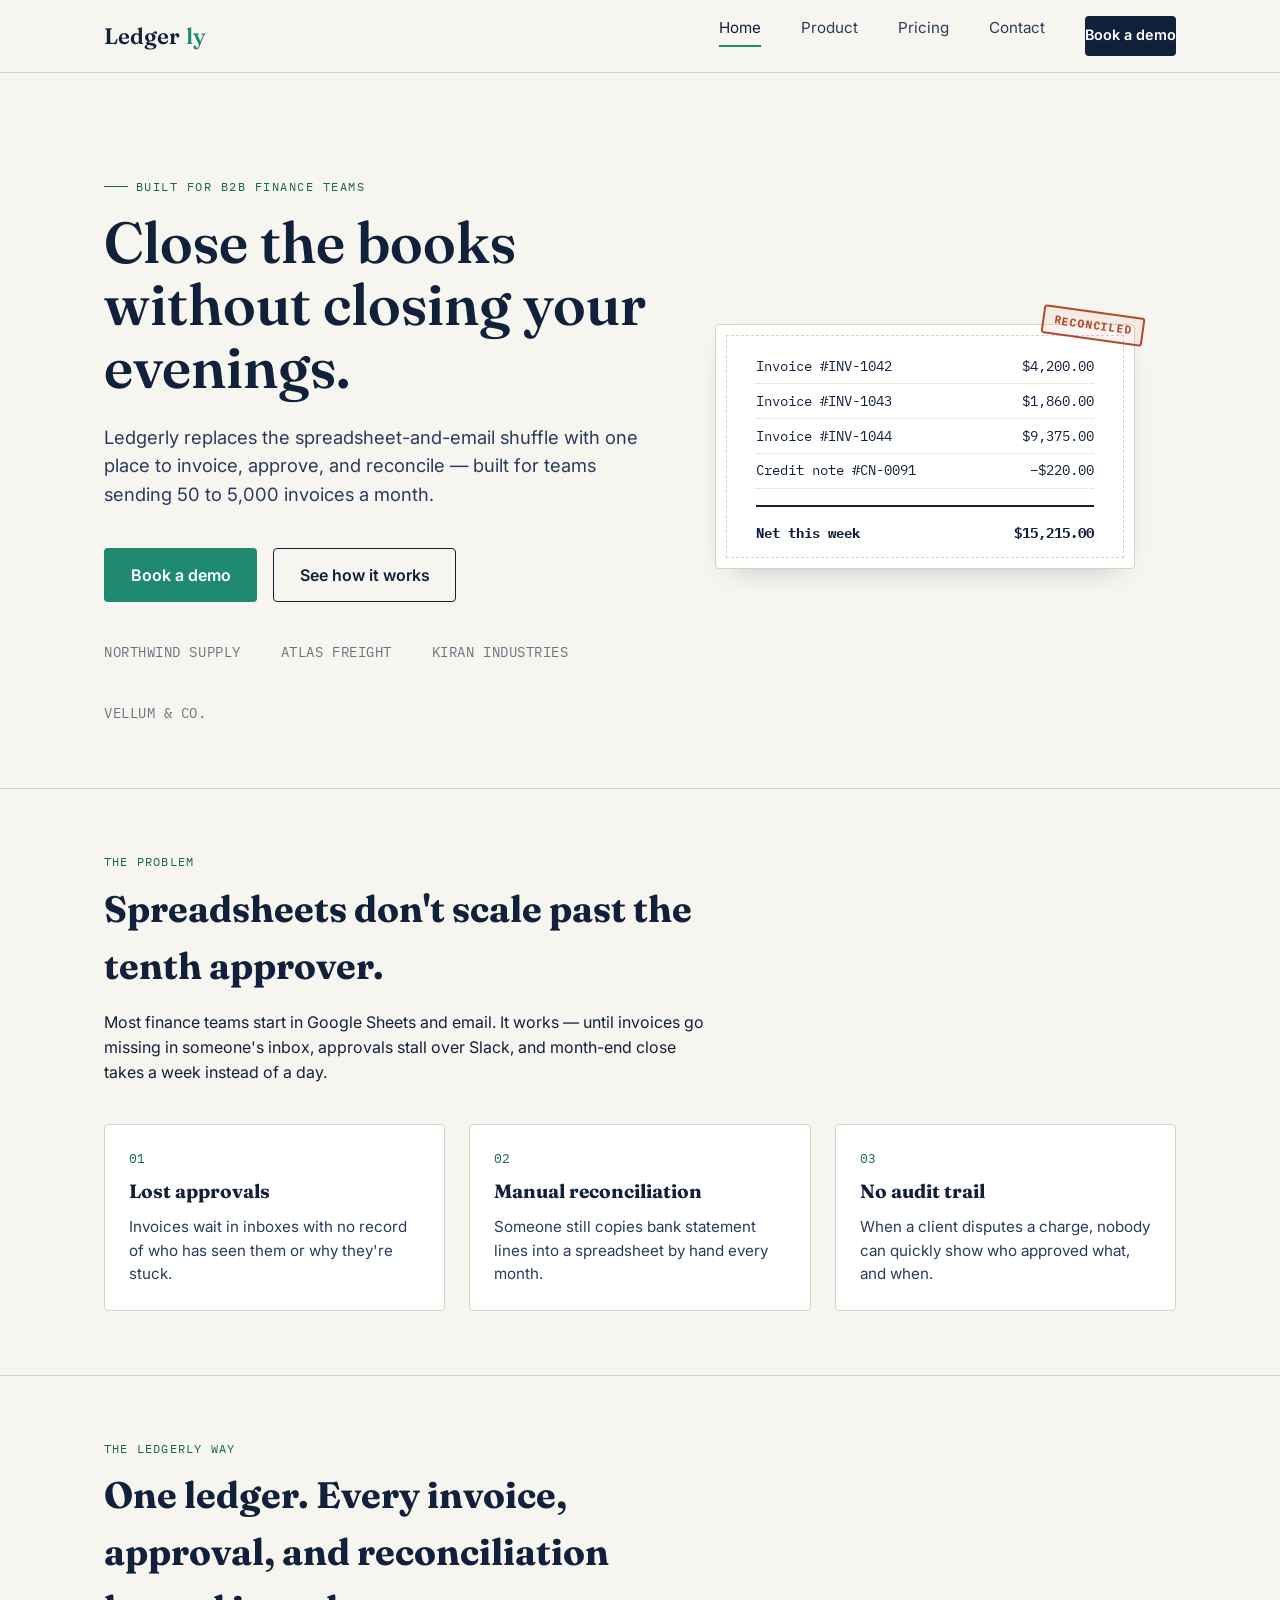
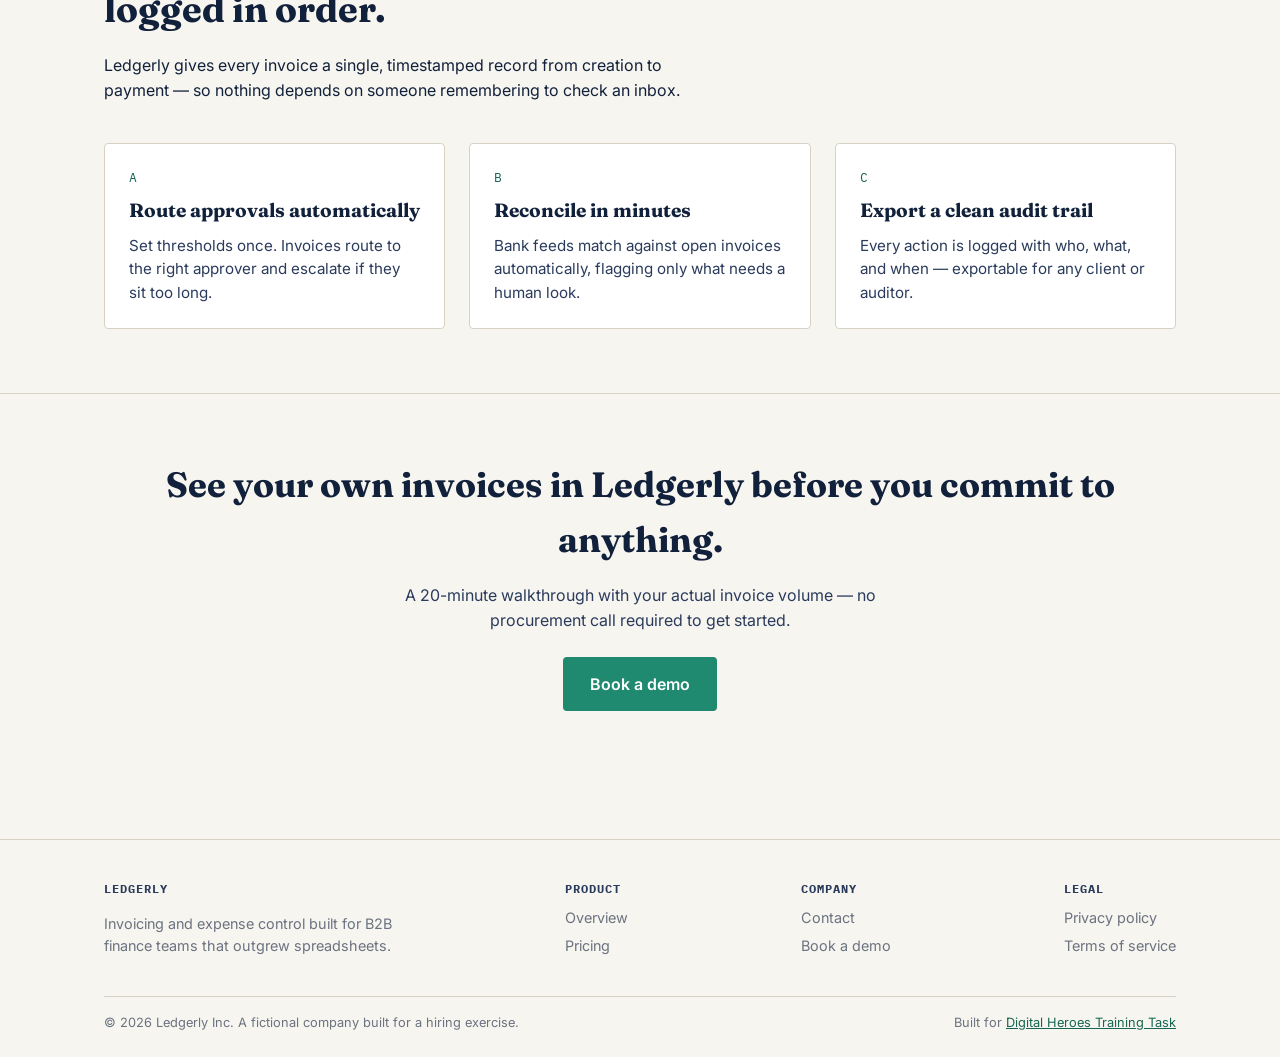
<file: index.html>
<!DOCTYPE html>
<html lang="en">
<head>
<meta charset="UTF-8">
<meta name="viewport" content="width=device-width, initial-scale=1.0">
<title>Ledgerly — Invoicing and expense control for B2B finance teams</title>
<meta name="description" content="Ledgerly closes the gap between spreadsheets and enterprise finance software. Invoicing, approvals, and expense control for growing B2B companies.">
<link rel="canonical" href="https://example.com/index.html">
<meta property="og:type" content="website">
<meta property="og:title" content="Ledgerly — Invoicing and expense control for B2B finance teams">
<meta property="og:description" content="Ledgerly closes the gap between spreadsheets and enterprise finance software. Invoicing, approvals, and expense control for growing B2B companies.">
<meta property="og:url" content="https://example.com/index.html">
<meta property="og:image" content="https://example.com/assets/og-cover.png">
<meta name="twitter:card" content="summary_large_image">
<link rel="preconnect" href="https://fonts.googleapis.com">
<link rel="preconnect" href="https://fonts.gstatic.com" crossorigin>
<link href="https://fonts.googleapis.com/css2?family=Fraunces:wght@500;600&family=Inter:wght@400;500;600&family=IBM+Plex+Mono:wght@400;600&display=swap" rel="stylesheet">
<link rel="stylesheet" href="css/style.css">
<script type="application/ld+json">
{
  "@context": "https://schema.org",
  "@type": "Organization",
  "name": "Ledgerly",
  "url": "https://example.com/",
  "logo": "https://example.com/assets/logo.png",
  "description": "Invoicing and expense control software for B2B finance teams.",
  "sameAs": []
}
</script>
</head>
<body data-page="home">
<a class="skip-link" href="#main">Skip to main content</a>

<header class="site-header">
  <div class="container">
    <a href="index.html" class="brand">Ledger<span class="brand-mark">ly</span></a>
    <button class="nav-toggle" aria-expanded="false" aria-label="Toggle menu" onclick="document.querySelector('.nav-list').classList.toggle('open'); this.setAttribute('aria-expanded', document.querySelector('.nav-list').classList.contains('open'))">&#9776;</button>
    <ul class="nav-list">
      <li><a href="index.html" aria-current="page">Home</a></li>
      <li><a href="product.html">Product</a></li>
      <li><a href="pricing.html">Pricing</a></li>
      <li><a href="contact.html">Contact</a></li>
      <li><a href="contact.html" class="nav-cta">Book a demo</a></li>
    </ul>
  </div>
</header>

<main id="main">

  <section class="hero">
    <div class="container">
      <div style="display:grid;grid-template-columns:1.1fr 0.9fr;gap:3rem;align-items:center;">
        <div>
          <span class="hero-eyebrow">Built for B2B finance teams</span>
          <h1>Close the books without closing your evenings.</h1>
          <p class="lede">Ledgerly replaces the spreadsheet-and-email shuffle with one place to invoice, approve, and reconcile — built for teams sending 50 to 5,000 invoices a month.</p>
          <div class="hero-actions">
            <a href="contact.html" class="btn btn-primary">Book a demo</a>
            <a href="product.html" class="btn btn-secondary">See how it works</a>
          </div>
          <div class="logo-strip" aria-label="Trusted by finance teams at">
            <span>NORTHWIND SUPPLY</span>
            <span>ATLAS FREIGHT</span>
            <span>KIRAN INDUSTRIES</span>
            <span>VELLUM &amp; CO.</span>
          </div>
        </div>
        <div>
          <div class="ledger-stub" aria-hidden="true">
            <span class="ledger-stamp">Reconciled</span>
            <div class="ledger-row"><span>Invoice #INV-1042</span><span class="amount">$4,200.00</span></div>
            <div class="ledger-row"><span>Invoice #INV-1043</span><span class="amount">$1,860.00</span></div>
            <div class="ledger-row"><span>Invoice #INV-1044</span><span class="amount">$9,375.00</span></div>
            <div class="ledger-row"><span>Credit note #CN-0091</span><span class="amount">&minus;$220.00</span></div>
            <div class="ledger-total"><span>Net this week</span><span>$15,215.00</span></div>
          </div>
        </div>
      </div>
    </div>
  </section>

  <section class="section" aria-labelledby="problem-heading">
    <div class="container">
      <div class="section-head">
        <span class="section-eyebrow">The problem</span>
        <h2 id="problem-heading">Spreadsheets don't scale past the tenth approver.</h2>
        <p>Most finance teams start in Google Sheets and email. It works — until invoices go missing in someone's inbox, approvals stall over Slack, and month-end close takes a week instead of a day.</p>
      </div>
      <div class="grid-3">
        <div class="card">
          <span class="num">01</span>
          <h3>Lost approvals</h3>
          <p>Invoices wait in inboxes with no record of who has seen them or why they're stuck.</p>
        </div>
        <div class="card">
          <span class="num">02</span>
          <h3>Manual reconciliation</h3>
          <p>Someone still copies bank statement lines into a spreadsheet by hand every month.</p>
        </div>
        <div class="card">
          <span class="num">03</span>
          <h3>No audit trail</h3>
          <p>When a client disputes a charge, nobody can quickly show who approved what, and when.</p>
        </div>
      </div>
    </div>
  </section>

  <section class="section" aria-labelledby="solution-heading">
    <div class="container">
      <div class="section-head">
        <span class="section-eyebrow">The Ledgerly way</span>
        <h2 id="solution-heading">One ledger. Every invoice, approval, and reconciliation logged in order.</h2>
        <p>Ledgerly gives every invoice a single, timestamped record from creation to payment — so nothing depends on someone remembering to check an inbox.</p>
      </div>
      <div class="grid-3">
        <div class="card">
          <span class="num">A</span>
          <h3>Route approvals automatically</h3>
          <p>Set thresholds once. Invoices route to the right approver and escalate if they sit too long.</p>
        </div>
        <div class="card">
          <span class="num">B</span>
          <h3>Reconcile in minutes</h3>
          <p>Bank feeds match against open invoices automatically, flagging only what needs a human look.</p>
        </div>
        <div class="card">
          <span class="num">C</span>
          <h3>Export a clean audit trail</h3>
          <p>Every action is logged with who, what, and when — exportable for any client or auditor.</p>
        </div>
      </div>
    </div>
  </section>

  <section class="section" aria-labelledby="cta-heading">
    <div class="container" style="text-align:center;">
      <h2 id="cta-heading" style="font-family:var(--font-display);font-size:clamp(1.6rem,3vw,2.2rem);">See your own invoices in Ledgerly before you commit to anything.</h2>
      <p style="margin:0 auto var(--space-3);max-width:50ch;color:var(--color-ink-soft);">A 20-minute walkthrough with your actual invoice volume — no procurement call required to get started.</p>
      <a href="contact.html" class="btn btn-primary">Book a demo</a>
    </div>
  </section>

</main>

<footer class="site-footer">
  <div class="container">
    <div class="footer-grid">
      <div class="footer-col">
        <h4>Ledgerly</h4>
        <p style="max-width:32ch;">Invoicing and expense control built for B2B finance teams that outgrew spreadsheets.</p>
      </div>
      <div class="footer-col">
        <h4>Product</h4>
        <ul>
          <li><a href="product.html">Overview</a></li>
          <li><a href="pricing.html">Pricing</a></li>
        </ul>
      </div>
      <div class="footer-col">
        <h4>Company</h4>
        <ul>
          <li><a href="contact.html">Contact</a></li>
          <li><a href="contact.html">Book a demo</a></li>
        </ul>
      </div>
      <div class="footer-col">
        <h4>Legal</h4>
        <ul>
          <li><a href="#">Privacy policy</a></li>
          <li><a href="#">Terms of service</a></li>
        </ul>
      </div>
    </div>
    <div class="footer-bottom">
      <span>&copy; 2026 Ledgerly Inc. A fictional company built for a hiring exercise.</span>
      <span class="footer-credit">Built for <a href="https://digitalheroesco.com" target="_blank" rel="noopener">Digital Heroes Training Task</a></span>
    </div>
  </div>
</footer>

</body>
</html>
</file>
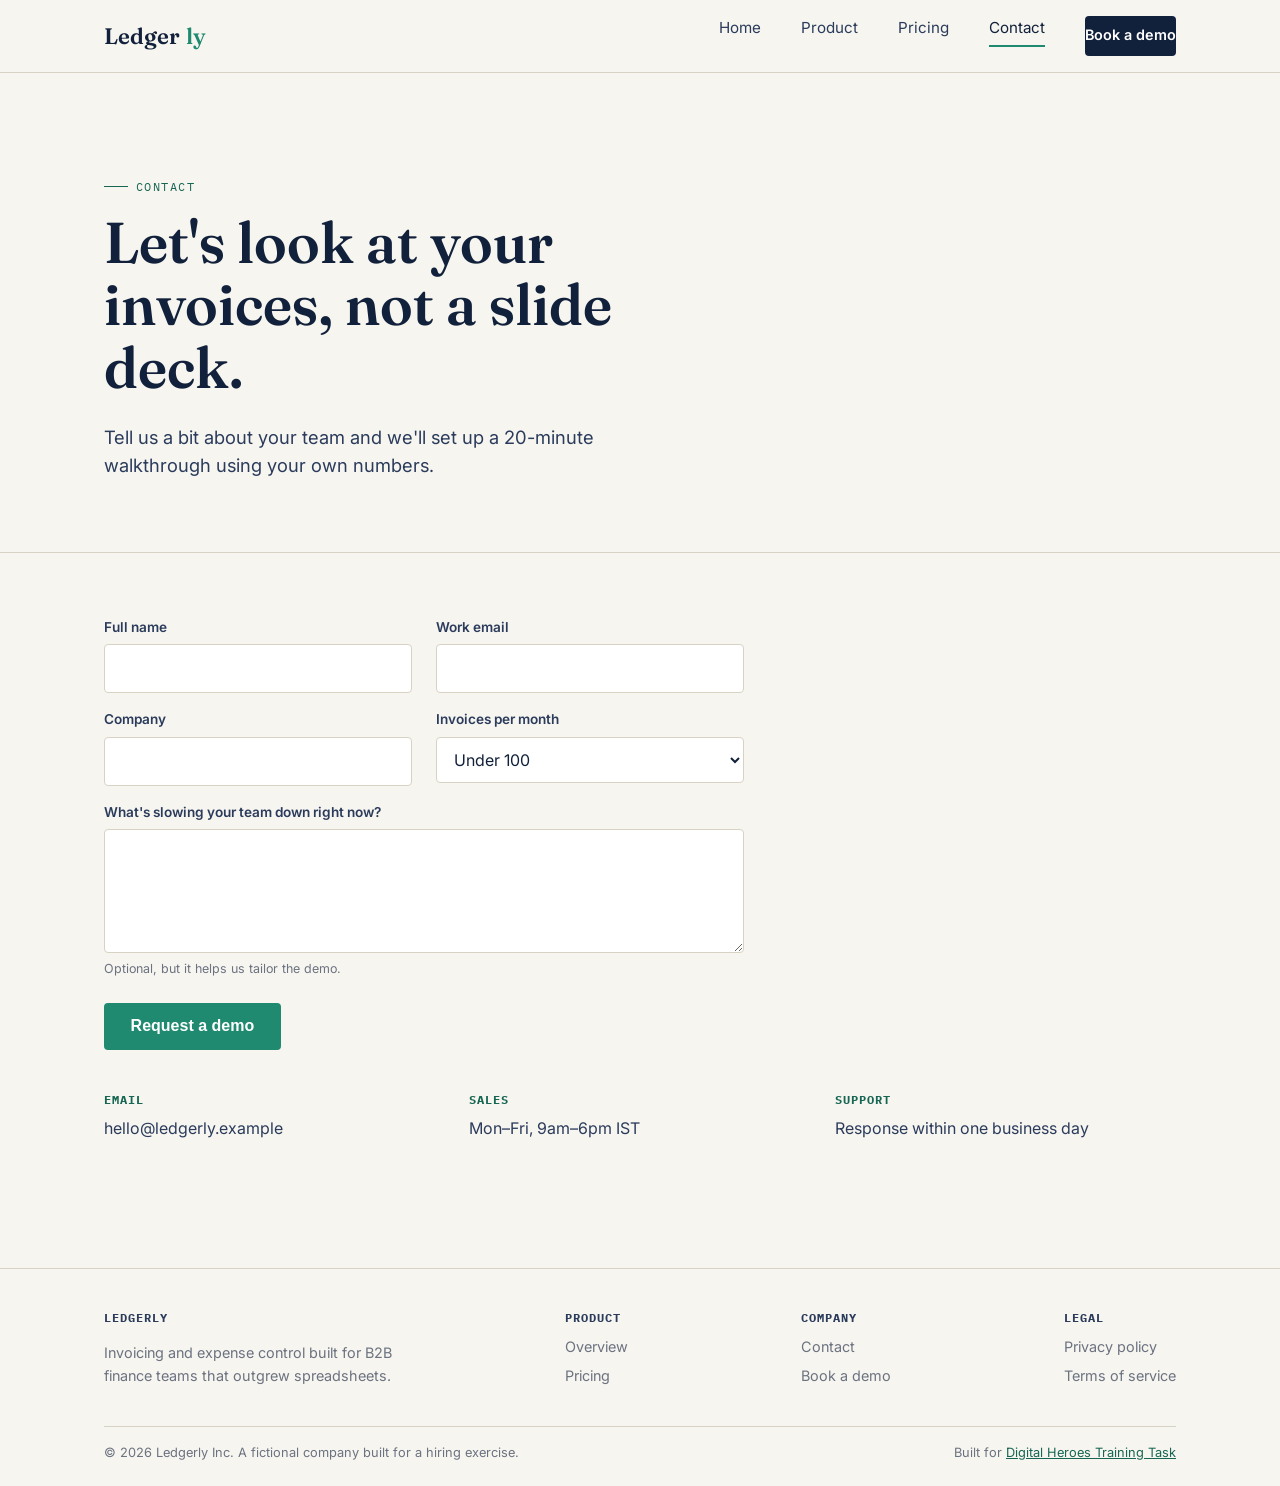
<file: contact.html>
<!DOCTYPE html>
<html lang="en">
<head>
<meta charset="UTF-8">
<meta name="viewport" content="width=device-width, initial-scale=1.0">
<title>Contact — Book a Ledgerly demo</title>
<meta name="description" content="Book a 20-minute Ledgerly demo with your own invoice volume, or reach the team directly.">
<link rel="canonical" href="https://example.com/contact.html">
<meta property="og:type" content="website">
<meta property="og:title" content="Contact — Book a Ledgerly demo">
<meta property="og:description" content="Book a 20-minute Ledgerly demo with your own invoice volume, or reach the team directly.">
<meta property="og:url" content="https://example.com/contact.html">
<meta property="og:image" content="https://example.com/assets/og-cover.png">
<meta name="twitter:card" content="summary_large_image">
<link rel="preconnect" href="https://fonts.googleapis.com">
<link rel="preconnect" href="https://fonts.gstatic.com" crossorigin>
<link href="https://fonts.googleapis.com/css2?family=Fraunces:wght@500;600&family=Inter:wght@400;500;600&family=IBM+Plex+Mono:wght@400;600&display=swap" rel="stylesheet">
<link rel="stylesheet" href="css/style.css">
<script type="application/ld+json">
{
  "@context": "https://schema.org",
  "@type": "Organization",
  "name": "Ledgerly",
  "url": "https://example.com/",
  "contactPoint": {
    "@type": "ContactPoint",
    "email": "hello@ledgerly.example",
    "contactType": "sales"
  }
}
</script>
</head>
<body data-page="contact">
<a class="skip-link" href="#main">Skip to main content</a>

<header class="site-header">
  <div class="container">
    <a href="index.html" class="brand">Ledger<span class="brand-mark">ly</span></a>
    <button class="nav-toggle" aria-expanded="false" aria-label="Toggle menu" onclick="document.querySelector('.nav-list').classList.toggle('open'); this.setAttribute('aria-expanded', document.querySelector('.nav-list').classList.contains('open'))">&#9776;</button>
    <ul class="nav-list">
      <li><a href="index.html">Home</a></li>
      <li><a href="product.html">Product</a></li>
      <li><a href="pricing.html">Pricing</a></li>
      <li><a href="contact.html" aria-current="page">Contact</a></li>
      <li><a href="contact.html" class="nav-cta">Book a demo</a></li>
    </ul>
  </div>
</header>

<main id="main">

  <section class="hero" style="padding-bottom:2rem;">
    <div class="container">
      <span class="hero-eyebrow">Contact</span>
      <h1 style="max-width:16ch;">Let's look at your invoices, not a slide deck.</h1>
      <p class="lede">Tell us a bit about your team and we'll set up a 20-minute walkthrough using your own numbers.</p>
    </div>
  </section>

  <section class="section" aria-labelledby="form-heading">
    <div class="container">
      <h2 id="form-heading" class="visually-hidden">Contact form</h2>

      <form class="form-grid" action="#" method="post" novalidate>
        <div class="form-field">
          <label for="name">Full name</label>
          <input type="text" id="name" name="name" autocomplete="name" required>
        </div>
        <div class="form-field">
          <label for="email">Work email</label>
          <input type="email" id="email" name="email" autocomplete="email" required>
        </div>
        <div class="form-field">
          <label for="company">Company</label>
          <input type="text" id="company" name="company" autocomplete="organization" required>
        </div>
        <div class="form-field">
          <label for="volume">Invoices per month</label>
          <select id="volume" name="volume">
            <option value="under-100">Under 100</option>
            <option value="100-1000">100 – 1,000</option>
            <option value="1000-plus">1,000+</option>
          </select>
        </div>
        <div class="form-field full">
          <label for="message">What's slowing your team down right now?</label>
          <textarea id="message" name="message" rows="4"></textarea>
          <span class="hint">Optional, but it helps us tailor the demo.</span>
        </div>
        <div class="form-submit">
          <button type="submit" class="btn btn-primary">Request a demo</button>
        </div>
      </form>

      <div class="contact-info">
        <div>
          <h3>Email</h3>
          <p>hello@ledgerly.example</p>
        </div>
        <div>
          <h3>Sales</h3>
          <p>Mon&ndash;Fri, 9am&ndash;6pm IST</p>
        </div>
        <div>
          <h3>Support</h3>
          <p>Response within one business day</p>
        </div>
      </div>
    </div>
  </section>

</main>

<footer class="site-footer">
  <div class="container">
    <div class="footer-grid">
      <div class="footer-col">
        <h4>Ledgerly</h4>
        <p style="max-width:32ch;">Invoicing and expense control built for B2B finance teams that outgrew spreadsheets.</p>
      </div>
      <div class="footer-col">
        <h4>Product</h4>
        <ul>
          <li><a href="product.html">Overview</a></li>
          <li><a href="pricing.html">Pricing</a></li>
        </ul>
      </div>
      <div class="footer-col">
        <h4>Company</h4>
        <ul>
          <li><a href="contact.html">Contact</a></li>
          <li><a href="contact.html">Book a demo</a></li>
        </ul>
      </div>
      <div class="footer-col">
        <h4>Legal</h4>
        <ul>
          <li><a href="#">Privacy policy</a></li>
          <li><a href="#">Terms of service</a></li>
        </ul>
      </div>
    </div>
    <div class="footer-bottom">
      <span>&copy; 2026 Ledgerly Inc. A fictional company built for a hiring exercise.</span>
      <span class="footer-credit">Built for <a href="https://digitalheroesco.com" target="_blank" rel="noopener">Digital Heroes Training Task</a></span>
    </div>
  </div>
</footer>

</body>
</html>
</file>
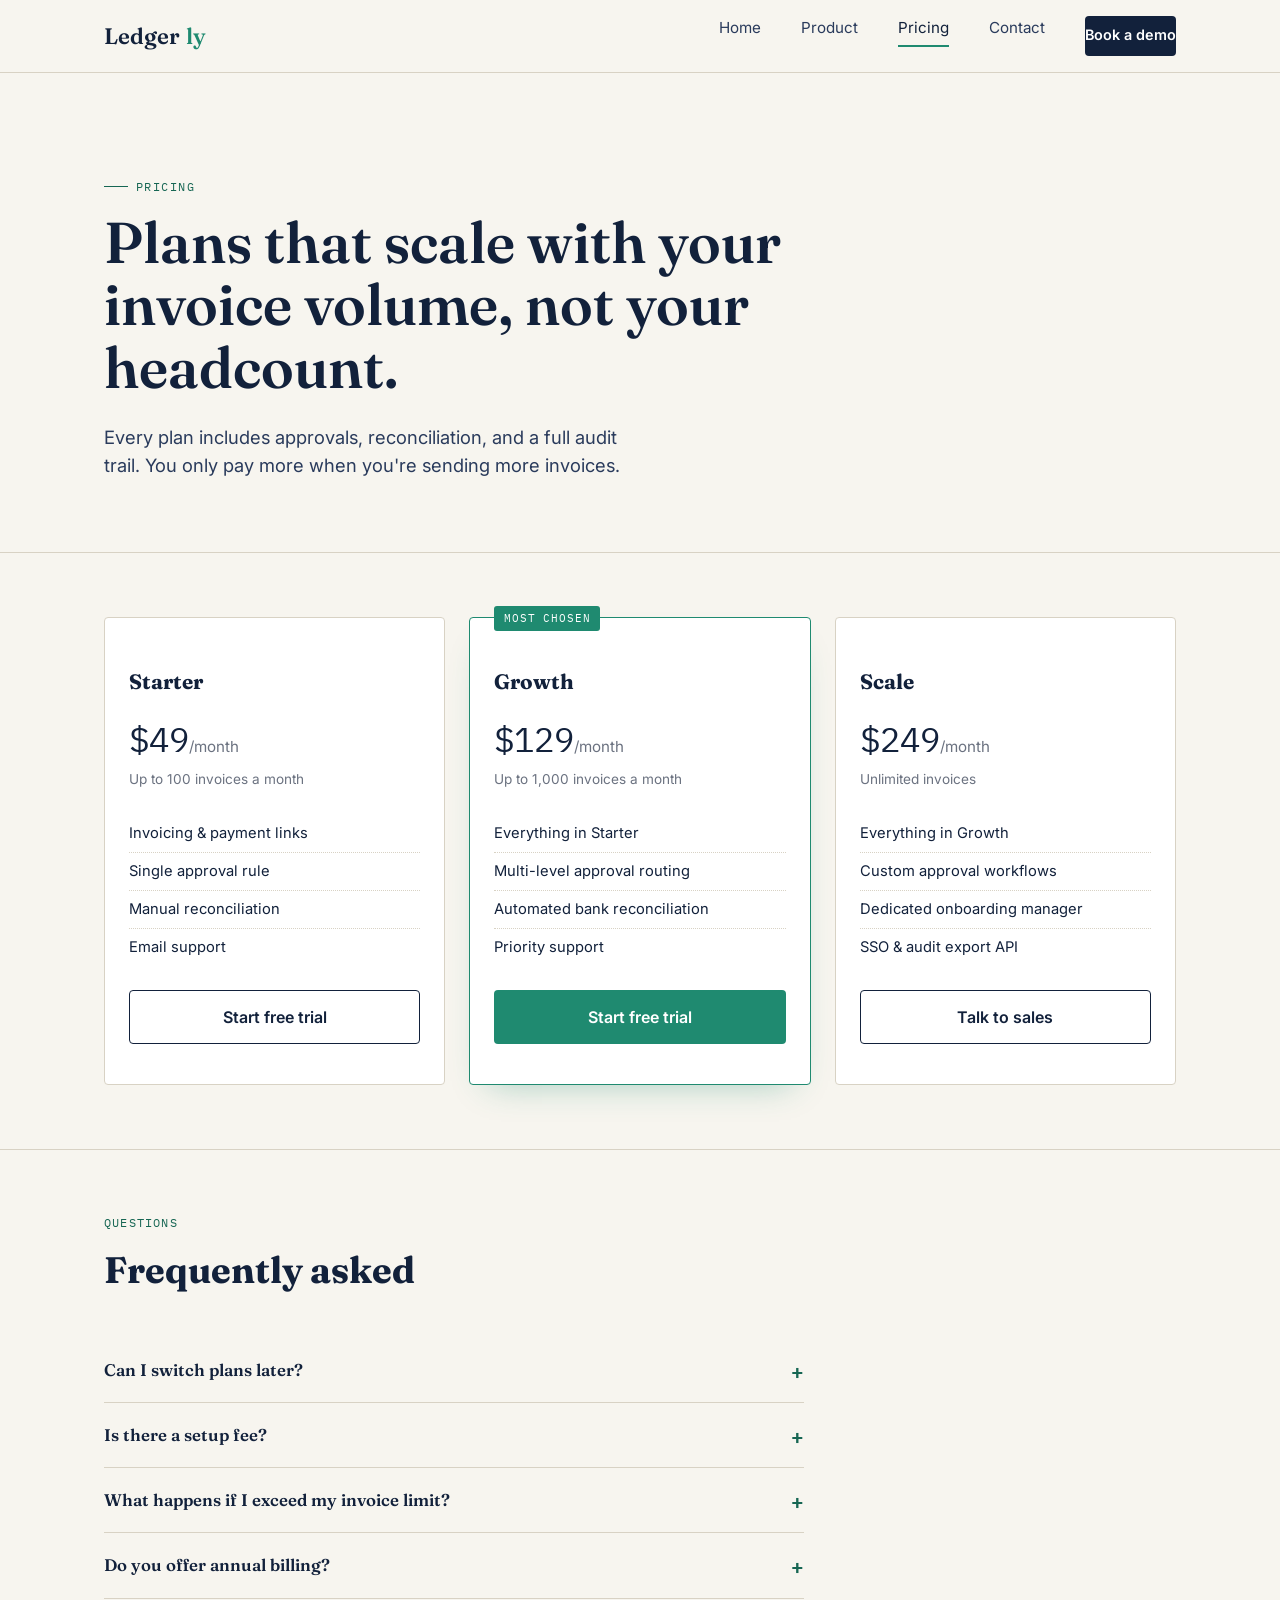
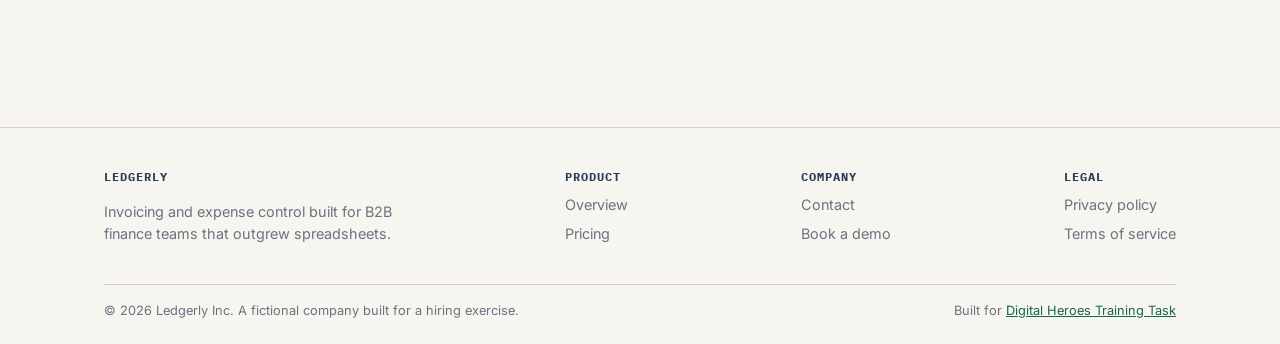
<file: pricing.html>
<!DOCTYPE html>
<html lang="en">
<head>
<meta charset="UTF-8">
<meta name="viewport" content="width=device-width, initial-scale=1.0">
<title>Pricing — Ledgerly plans for growing finance teams</title>
<meta name="description" content="Ledgerly pricing: Starter, Growth, and Scale plans for B2B finance teams sending 50 to 5,000+ invoices a month.">
<link rel="canonical" href="https://example.com/pricing.html">
<meta property="og:type" content="website">
<meta property="og:title" content="Pricing — Ledgerly plans for growing finance teams">
<meta property="og:description" content="Ledgerly pricing: Starter, Growth, and Scale plans for B2B finance teams sending 50 to 5,000+ invoices a month.">
<meta property="og:url" content="https://example.com/pricing.html">
<meta property="og:image" content="https://example.com/assets/og-cover.png">
<meta name="twitter:card" content="summary_large_image">
<link rel="preconnect" href="https://fonts.googleapis.com">
<link rel="preconnect" href="https://fonts.gstatic.com" crossorigin>
<link href="https://fonts.googleapis.com/css2?family=Fraunces:wght@500;600&family=Inter:wght@400;500;600&family=IBM+Plex+Mono:wght@400;600&display=swap" rel="stylesheet">
<link rel="stylesheet" href="css/style.css">
<script type="application/ld+json">
{
  "@context": "https://schema.org",
  "@type": "FAQPage",
  "mainEntity": [
    {
      "@type": "Question",
      "name": "Can I switch plans later?",
      "acceptedAnswer": { "@type": "Answer", "text": "Yes. You can move between Starter, Growth, and Scale at any time; billing adjusts on your next cycle." }
    },
    {
      "@type": "Question",
      "name": "Is there a setup fee?",
      "acceptedAnswer": { "@type": "Answer", "text": "No. All plans include onboarding and bank feed setup at no extra cost." }
    },
    {
      "@type": "Question",
      "name": "What happens if I exceed my invoice limit?",
      "acceptedAnswer": { "@type": "Answer", "text": "We notify you before you hit the limit and let you upgrade instantly with no service interruption." }
    },
    {
      "@type": "Question",
      "name": "Do you offer annual billing?",
      "acceptedAnswer": { "@type": "Answer", "text": "Yes, annual billing is available on all plans at a reduced effective monthly rate." }
    }
  ]
}
</script>
</head>
<body data-page="pricing">
<a class="skip-link" href="#main">Skip to main content</a>

<header class="site-header">
  <div class="container">
    <a href="index.html" class="brand">Ledger<span class="brand-mark">ly</span></a>
    <button class="nav-toggle" aria-expanded="false" aria-label="Toggle menu" onclick="document.querySelector('.nav-list').classList.toggle('open'); this.setAttribute('aria-expanded', document.querySelector('.nav-list').classList.contains('open'))">&#9776;</button>
    <ul class="nav-list">
      <li><a href="index.html">Home</a></li>
      <li><a href="product.html">Product</a></li>
      <li><a href="pricing.html" aria-current="page">Pricing</a></li>
      <li><a href="contact.html">Contact</a></li>
      <li><a href="contact.html" class="nav-cta">Book a demo</a></li>
    </ul>
  </div>
</header>

<main id="main">

  <section class="hero" style="padding-bottom:2rem;">
    <div class="container">
      <span class="hero-eyebrow">Pricing</span>
      <h1 style="max-width:18ch;">Plans that scale with your invoice volume, not your headcount.</h1>
      <p class="lede">Every plan includes approvals, reconciliation, and a full audit trail. You only pay more when you're sending more invoices.</p>
    </div>
  </section>

  <section class="section" aria-labelledby="plans-heading">
    <div class="container">
      <h2 id="plans-heading" class="visually-hidden">Pricing plans</h2>
      <div class="pricing-grid">

        <div class="price-card">
          <h3>Starter</h3>
          <p class="price">$49<span>/month</span></p>
          <p class="price-note">Up to 100 invoices a month</p>
          <ul>
            <li>Invoicing &amp; payment links</li>
            <li>Single approval rule</li>
            <li>Manual reconciliation</li>
            <li>Email support</li>
          </ul>
          <a href="contact.html" class="btn btn-secondary">Start free trial</a>
        </div>

        <div class="price-card featured">
          <h3>Growth</h3>
          <p class="price">$129<span>/month</span></p>
          <p class="price-note">Up to 1,000 invoices a month</p>
          <ul>
            <li>Everything in Starter</li>
            <li>Multi-level approval routing</li>
            <li>Automated bank reconciliation</li>
            <li>Priority support</li>
          </ul>
          <a href="contact.html" class="btn btn-primary">Start free trial</a>
        </div>

        <div class="price-card">
          <h3>Scale</h3>
          <p class="price">$249<span>/month</span></p>
          <p class="price-note">Unlimited invoices</p>
          <ul>
            <li>Everything in Growth</li>
            <li>Custom approval workflows</li>
            <li>Dedicated onboarding manager</li>
            <li>SSO &amp; audit export API</li>
          </ul>
          <a href="contact.html" class="btn btn-secondary">Talk to sales</a>
        </div>

      </div>
    </div>
  </section>

  <section class="section" aria-labelledby="faq-heading">
    <div class="container">
      <div class="section-head">
        <span class="section-eyebrow">Questions</span>
        <h2 id="faq-heading">Frequently asked</h2>
      </div>
      <div class="faq-list">
        <details class="faq-item">
          <summary>Can I switch plans later?</summary>
          <p>Yes. You can move between Starter, Growth, and Scale at any time; billing adjusts on your next cycle.</p>
        </details>
        <details class="faq-item">
          <summary>Is there a setup fee?</summary>
          <p>No. All plans include onboarding and bank feed setup at no extra cost.</p>
        </details>
        <details class="faq-item">
          <summary>What happens if I exceed my invoice limit?</summary>
          <p>We notify you before you hit the limit and let you upgrade instantly with no service interruption.</p>
        </details>
        <details class="faq-item">
          <summary>Do you offer annual billing?</summary>
          <p>Yes, annual billing is available on all plans at a reduced effective monthly rate.</p>
        </details>
      </div>
    </div>
  </section>

</main>

<footer class="site-footer">
  <div class="container">
    <div class="footer-grid">
      <div class="footer-col">
        <h4>Ledgerly</h4>
        <p style="max-width:32ch;">Invoicing and expense control built for B2B finance teams that outgrew spreadsheets.</p>
      </div>
      <div class="footer-col">
        <h4>Product</h4>
        <ul>
          <li><a href="product.html">Overview</a></li>
          <li><a href="pricing.html">Pricing</a></li>
        </ul>
      </div>
      <div class="footer-col">
        <h4>Company</h4>
        <ul>
          <li><a href="contact.html">Contact</a></li>
          <li><a href="contact.html">Book a demo</a></li>
        </ul>
      </div>
      <div class="footer-col">
        <h4>Legal</h4>
        <ul>
          <li><a href="#">Privacy policy</a></li>
          <li><a href="#">Terms of service</a></li>
        </ul>
      </div>
    </div>
    <div class="footer-bottom">
      <span>&copy; 2026 Ledgerly Inc. A fictional company built for a hiring exercise.</span>
      <span class="footer-credit">Built for <a href="https://digitalheroesco.com" target="_blank" rel="noopener">Digital Heroes Training Task</a></span>
    </div>
  </div>
</footer>

</body>
</html>
</file>
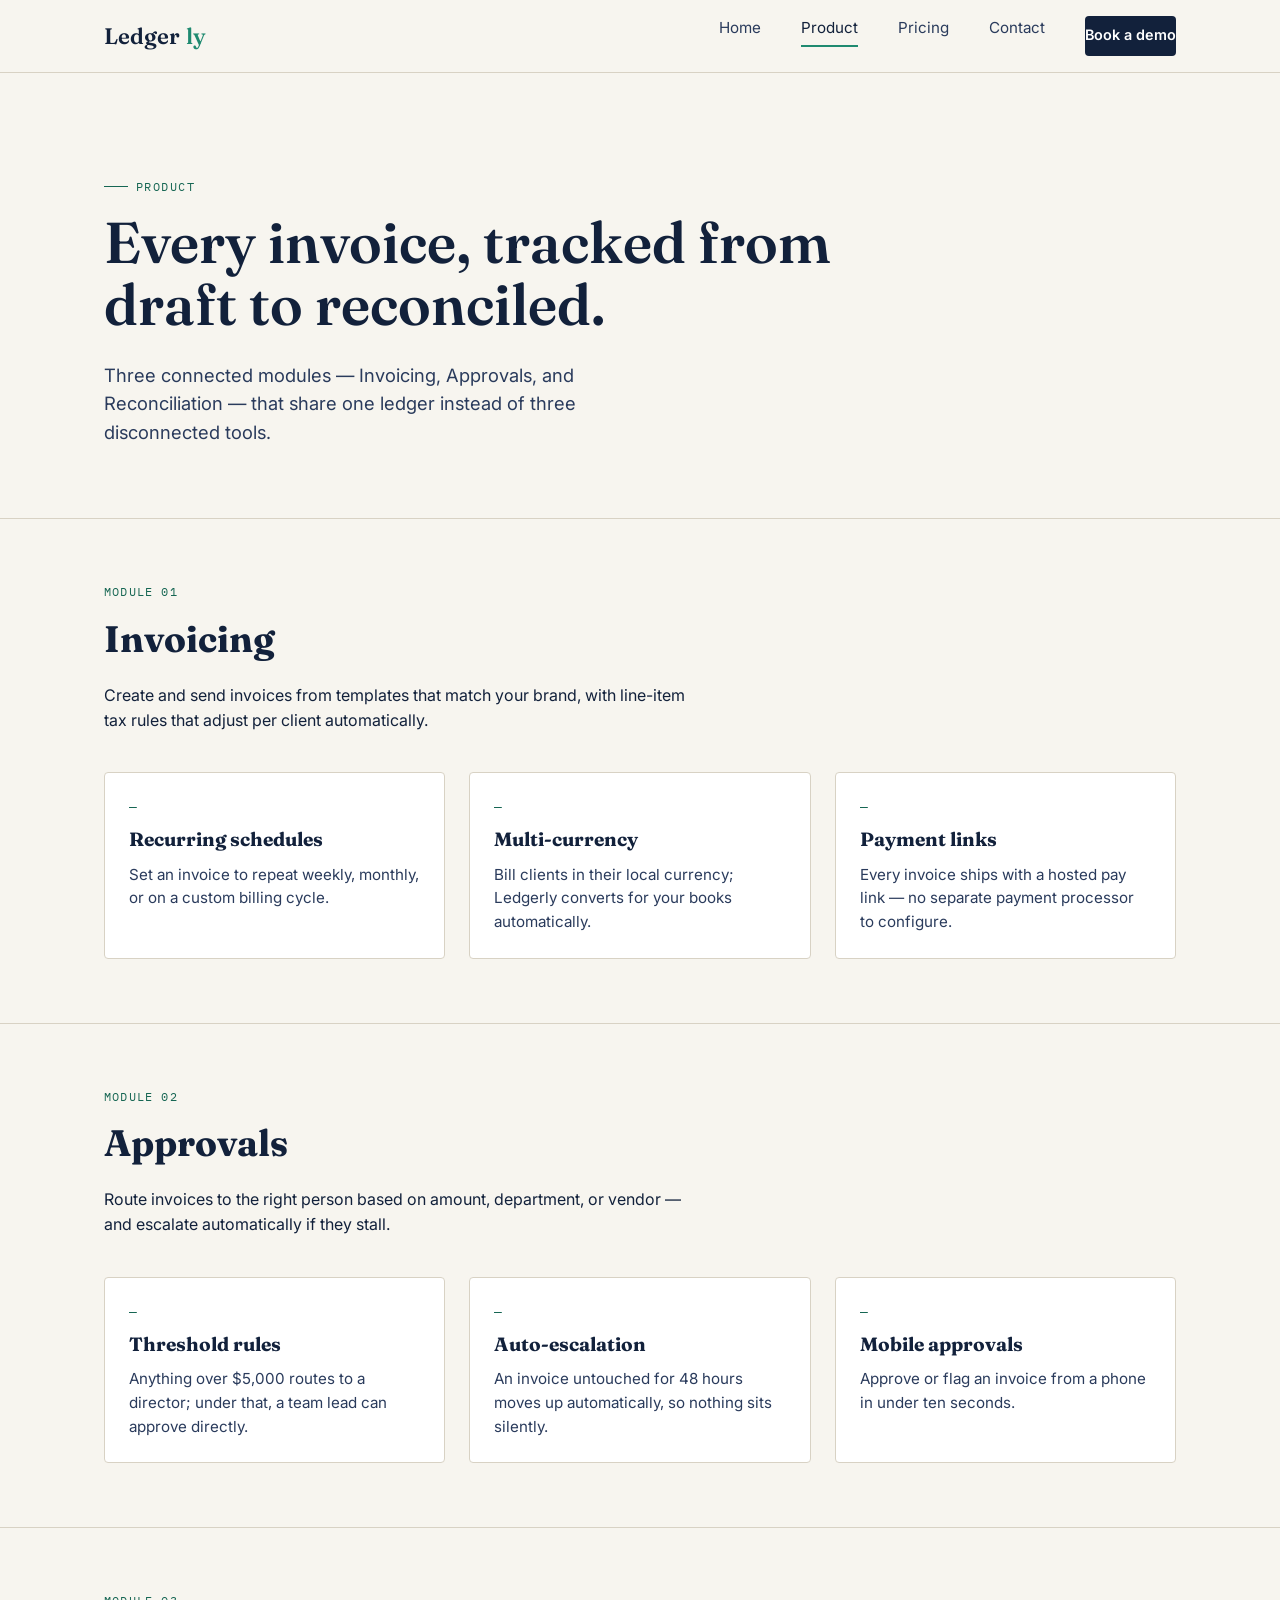
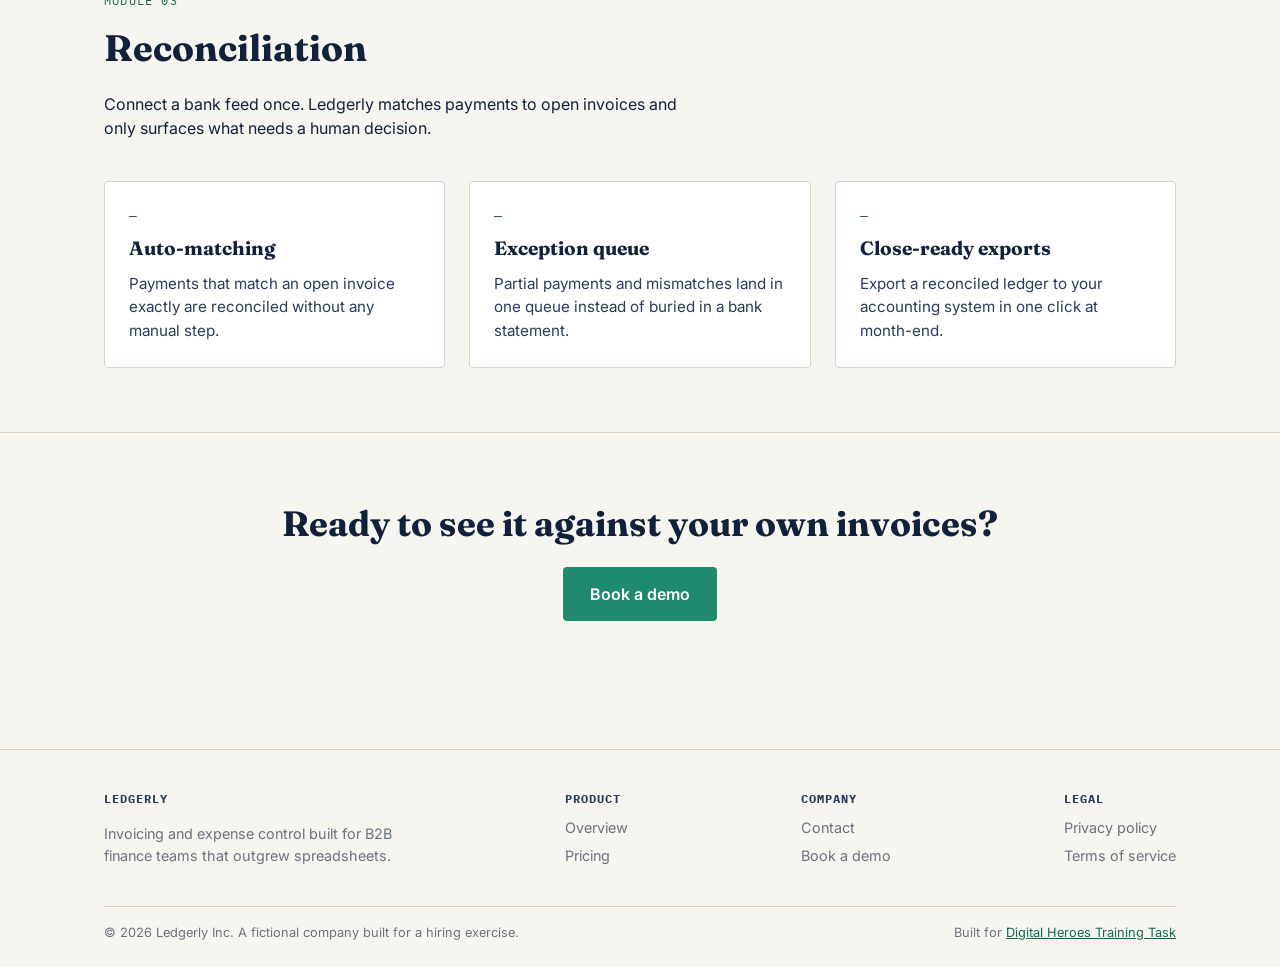
<file: product.html>
<!DOCTYPE html>
<html lang="en">
<head>
<meta charset="UTF-8">
<meta name="viewport" content="width=device-width, initial-scale=1.0">
<title>Product — Ledgerly invoicing and expense control</title>
<meta name="description" content="See how Ledgerly routes approvals, reconciles bank feeds automatically, and keeps a full audit trail for every invoice.">
<link rel="canonical" href="https://example.com/product.html">
<meta property="og:type" content="website">
<meta property="og:title" content="Product — Ledgerly invoicing and expense control">
<meta property="og:description" content="See how Ledgerly routes approvals, reconciles bank feeds automatically, and keeps a full audit trail for every invoice.">
<meta property="og:url" content="https://example.com/product.html">
<meta property="og:image" content="https://example.com/assets/og-cover.png">
<meta name="twitter:card" content="summary_large_image">
<link rel="preconnect" href="https://fonts.googleapis.com">
<link rel="preconnect" href="https://fonts.gstatic.com" crossorigin>
<link href="https://fonts.googleapis.com/css2?family=Fraunces:wght@500;600&family=Inter:wght@400;500;600&family=IBM+Plex+Mono:wght@400;600&display=swap" rel="stylesheet">
<link rel="stylesheet" href="css/style.css">
<script type="application/ld+json">
{
  "@context": "https://schema.org",
  "@type": "Product",
  "name": "Ledgerly",
  "description": "Invoicing, approval routing, and automated reconciliation for B2B finance teams.",
  "brand": { "@type": "Brand", "name": "Ledgerly" },
  "offers": {
    "@type": "AggregateOffer",
    "priceCurrency": "USD",
    "lowPrice": "49",
    "highPrice": "249",
    "offerCount": "3"
  }
}
</script>
</head>
<body data-page="product">
<a class="skip-link" href="#main">Skip to main content</a>

<header class="site-header">
  <div class="container">
    <a href="index.html" class="brand">Ledger<span class="brand-mark">ly</span></a>
    <button class="nav-toggle" aria-expanded="false" aria-label="Toggle menu" onclick="document.querySelector('.nav-list').classList.toggle('open'); this.setAttribute('aria-expanded', document.querySelector('.nav-list').classList.contains('open'))">&#9776;</button>
    <ul class="nav-list">
      <li><a href="index.html">Home</a></li>
      <li><a href="product.html" aria-current="page">Product</a></li>
      <li><a href="pricing.html">Pricing</a></li>
      <li><a href="contact.html">Contact</a></li>
      <li><a href="contact.html" class="nav-cta">Book a demo</a></li>
    </ul>
  </div>
</header>

<main id="main">

  <section class="hero" style="padding-bottom:2rem;">
    <div class="container">
      <span class="hero-eyebrow">Product</span>
      <h1 style="max-width:20ch;">Every invoice, tracked from draft to reconciled.</h1>
      <p class="lede">Three connected modules — Invoicing, Approvals, and Reconciliation — that share one ledger instead of three disconnected tools.</p>
    </div>
  </section>

  <section class="section" aria-labelledby="invoicing-heading">
    <div class="container">
      <div class="section-head">
        <span class="section-eyebrow">Module 01</span>
        <h2 id="invoicing-heading">Invoicing</h2>
        <p>Create and send invoices from templates that match your brand, with line-item tax rules that adjust per client automatically.</p>
      </div>
      <div class="grid-3">
        <div class="card"><span class="num">&mdash;</span><h3>Recurring schedules</h3><p>Set an invoice to repeat weekly, monthly, or on a custom billing cycle.</p></div>
        <div class="card"><span class="num">&mdash;</span><h3>Multi-currency</h3><p>Bill clients in their local currency; Ledgerly converts for your books automatically.</p></div>
        <div class="card"><span class="num">&mdash;</span><h3>Payment links</h3><p>Every invoice ships with a hosted pay link — no separate payment processor to configure.</p></div>
      </div>
    </div>
  </section>

  <section class="section" aria-labelledby="approvals-heading">
    <div class="container">
      <div class="section-head">
        <span class="section-eyebrow">Module 02</span>
        <h2 id="approvals-heading">Approvals</h2>
        <p>Route invoices to the right person based on amount, department, or vendor — and escalate automatically if they stall.</p>
      </div>
      <div class="grid-3">
        <div class="card"><span class="num">&mdash;</span><h3>Threshold rules</h3><p>Anything over $5,000 routes to a director; under that, a team lead can approve directly.</p></div>
        <div class="card"><span class="num">&mdash;</span><h3>Auto-escalation</h3><p>An invoice untouched for 48 hours moves up automatically, so nothing sits silently.</p></div>
        <div class="card"><span class="num">&mdash;</span><h3>Mobile approvals</h3><p>Approve or flag an invoice from a phone in under ten seconds.</p></div>
      </div>
    </div>
  </section>

  <section class="section" aria-labelledby="reconciliation-heading">
    <div class="container">
      <div class="section-head">
        <span class="section-eyebrow">Module 03</span>
        <h2 id="reconciliation-heading">Reconciliation</h2>
        <p>Connect a bank feed once. Ledgerly matches payments to open invoices and only surfaces what needs a human decision.</p>
      </div>
      <div class="grid-3">
        <div class="card"><span class="num">&mdash;</span><h3>Auto-matching</h3><p>Payments that match an open invoice exactly are reconciled without any manual step.</p></div>
        <div class="card"><span class="num">&mdash;</span><h3>Exception queue</h3><p>Partial payments and mismatches land in one queue instead of buried in a bank statement.</p></div>
        <div class="card"><span class="num">&mdash;</span><h3>Close-ready exports</h3><p>Export a reconciled ledger to your accounting system in one click at month-end.</p></div>
      </div>
    </div>
  </section>

  <section class="section" aria-labelledby="cta-heading">
    <div class="container" style="text-align:center;">
      <h2 id="cta-heading" style="font-family:var(--font-display);font-size:clamp(1.6rem,3vw,2.2rem);">Ready to see it against your own invoices?</h2>
      <a href="contact.html" class="btn btn-primary">Book a demo</a>
    </div>
  </section>

</main>

<footer class="site-footer">
  <div class="container">
    <div class="footer-grid">
      <div class="footer-col">
        <h4>Ledgerly</h4>
        <p style="max-width:32ch;">Invoicing and expense control built for B2B finance teams that outgrew spreadsheets.</p>
      </div>
      <div class="footer-col">
        <h4>Product</h4>
        <ul>
          <li><a href="product.html">Overview</a></li>
          <li><a href="pricing.html">Pricing</a></li>
        </ul>
      </div>
      <div class="footer-col">
        <h4>Company</h4>
        <ul>
          <li><a href="contact.html">Contact</a></li>
          <li><a href="contact.html">Book a demo</a></li>
        </ul>
      </div>
      <div class="footer-col">
        <h4>Legal</h4>
        <ul>
          <li><a href="#">Privacy policy</a></li>
          <li><a href="#">Terms of service</a></li>
        </ul>
      </div>
    </div>
    <div class="footer-bottom">
      <span>&copy; 2026 Ledgerly Inc. A fictional company built for a hiring exercise.</span>
      <span class="footer-credit">Built for <a href="https://digitalheroesco.com" target="_blank" rel="noopener">Digital Heroes Training Task</a></span>
    </div>
  </div>
</footer>

</body>
</html>
</file>
<file: css/style.css>
:root {
  --color-ink: #12213B;
  --color-ink-soft: #2A3B5C;
  --color-paper: #F7F5EF;
  --color-paper-raised: #FFFFFF;
  --color-line: #D8D2C4;
  --color-teal: #1F8A70;
  --color-teal-dark: #166653;
  --color-stamp: #B4482C;
  --color-muted: #6B7280;
  --font-display: 'Fraunces', Georgia, serif;
  --font-body: 'Inter', -apple-system, BlinkMacSystemFont, sans-serif;
  --font-mono: 'IBM Plex Mono', 'Courier New', monospace;
  --space-1: 0.5rem; --space-2: 1rem; --space-3: 1.5rem; --space-4: 2.5rem; --space-5: 4rem; --space-6: 6rem;
  --max-width: 1120px; --radius: 4px;
}
@media (prefers-reduced-motion: no-preference) { :root { --transition: 180ms ease; } }
@media (prefers-reduced-motion: reduce) { :root { --transition: 0ms; } }
* { box-sizing: border-box; }
html { scroll-behavior: smooth; }
@media (prefers-reduced-motion: reduce) { html { scroll-behavior: auto; } }
body { margin: 0; font-family: var(--font-body); color: var(--color-ink); background: var(--color-paper); line-height: 1.55; -webkit-font-smoothing: antialiased; }
img { max-width: 100%; display: block; }
a { color: inherit; }
.container { max-width: var(--max-width); margin: 0 auto; padding: 0 var(--space-3); }
.skip-link { position: absolute; left: -999px; top: 0; background: var(--color-ink); color: #fff; padding: var(--space-1) var(--space-2); z-index: 100; border-radius: var(--radius); }
.skip-link:focus { left: var(--space-2); top: var(--space-2); }
a:focus-visible, button:focus-visible, input:focus-visible, textarea:focus-visible, select:focus-visible { outline: 3px solid var(--color-teal); outline-offset: 2px; }
.site-header { border-bottom: 1px solid var(--color-line); background: var(--color-paper); position: sticky; top: 0; z-index: 50; }
.site-header .container { display: flex; align-items: center; justify-content: space-between; min-height: 72px; }
.brand { display: flex; align-items: baseline; gap: 0.4rem; text-decoration: none; font-family: var(--font-display); font-size: 1.4rem; font-weight: 600; color: var(--color-ink); }
.brand-mark { color: var(--color-teal); }
.nav-list { list-style: none; display: flex; gap: var(--space-4); margin: 0; padding: 0; font-size: 0.95rem; }
.nav-list a { text-decoration: none; color: var(--color-ink-soft); padding: var(--space-1) 0; border-bottom: 2px solid transparent; transition: border-color var(--transition), color var(--transition); }
.nav-list a:hover, .nav-list a[aria-current="page"] { color: var(--color-ink); border-bottom-color: var(--color-teal); }
.nav-cta { display: inline-block; background: var(--color-ink); color: #fff !important; padding: 0.55rem 1.1rem; border-radius: var(--radius); text-decoration: none; font-weight: 600; font-size: 0.9rem; transition: background var(--transition); }
.nav-cta:hover { background: var(--color-teal-dark); }
.nav-toggle { display: none; background: none; border: 1px solid var(--color-line); border-radius: var(--radius); padding: 0.4rem 0.6rem; font-size: 1.1rem; }
@media (max-width: 760px) {
  .nav-toggle { display: block; }
  .nav-list { position: absolute; top: 72px; left: 0; right: 0; background: var(--color-paper-raised); border-bottom: 1px solid var(--color-line); flex-direction: column; gap: 0; padding: var(--space-2) var(--space-3); display: none; }
  .nav-list.open { display: flex; }
  .nav-list li { border-bottom: 1px solid var(--color-line); }
  .nav-list li:last-child { border-bottom: none; }
  .nav-list a { display: block; padding: var(--space-2) 0; }
  .nav-cta { display: none; }
}
.btn { display: inline-block; font-weight: 600; text-decoration: none; padding: 0.85rem 1.6rem; border-radius: var(--radius); border: 1px solid transparent; cursor: pointer; font-size: 1rem; transition: background var(--transition), color var(--transition), border-color var(--transition); }
.btn-primary { background: var(--color-teal); color: #fff; }
.btn-primary:hover { background: var(--color-teal-dark); }
.btn-secondary { background: transparent; color: var(--color-ink); border-color: var(--color-ink); }
.btn-secondary:hover { background: var(--color-ink); color: #fff; }
.hero { padding: var(--space-6) 0 var(--space-5); position: relative; overflow: hidden; }
.hero-eyebrow { font-family: var(--font-mono); text-transform: uppercase; letter-spacing: 0.12em; font-size: 0.78rem; color: var(--color-teal-dark); display: inline-flex; align-items: center; gap: 0.5rem; margin-bottom: var(--space-2); }
.hero-eyebrow::before { content: ""; width: 1.5rem; height: 1px; background: var(--color-teal-dark); display: inline-block; }
.hero h1 { font-family: var(--font-display); font-size: clamp(2.2rem, 5vw, 3.6rem); line-height: 1.08; margin: 0 0 var(--space-3); max-width: 16ch; font-weight: 600; }
.hero p.lede { font-size: 1.15rem; color: var(--color-ink-soft); max-width: 46ch; margin: 0 0 var(--space-4); }
.hero-actions { display: flex; gap: var(--space-2); flex-wrap: wrap; margin-bottom: var(--space-4); }
.ledger-stub { background: var(--color-paper-raised); border: 1px solid var(--color-line); border-radius: var(--radius); padding: var(--space-3) var(--space-4); max-width: 420px; font-family: var(--font-mono); font-size: 0.85rem; box-shadow: 0 12px 28px -18px rgba(18, 33, 59, 0.35); position: relative; }
.ledger-stub::before { content: ""; position: absolute; inset: 10px; border: 1px dashed var(--color-line); pointer-events: none; }
.ledger-row { display: flex; justify-content: space-between; padding: 0.4rem 0; border-bottom: 1px dotted var(--color-line); }
.ledger-row:last-of-type { border-bottom: none; }
.ledger-row .amount { font-variant-numeric: tabular-nums; }
.ledger-total { display: flex; justify-content: space-between; margin-top: var(--space-2); padding-top: var(--space-2); border-top: 2px solid var(--color-ink); font-weight: 700; font-variant-numeric: tabular-nums; }
.ledger-stamp { position: absolute; top: -14px; right: -10px; transform: rotate(8deg); border: 2px solid var(--color-stamp); color: var(--color-stamp); font-family: var(--font-mono); font-weight: 700; font-size: 0.7rem; letter-spacing: 0.08em; text-transform: uppercase; padding: 0.25rem 0.6rem; border-radius: 3px; background: rgba(180, 72, 44, 0.06); }
.section { padding: var(--space-5) 0; border-top: 1px solid var(--color-line); }
.section-head { max-width: 60ch; margin-bottom: var(--space-4); }
.section-eyebrow { font-family: var(--font-mono); text-transform: uppercase; font-size: 0.75rem; letter-spacing: 0.1em; color: var(--color-teal-dark); display: block; margin-bottom: var(--space-1); }
.section h2 { font-family: var(--font-display); font-size: clamp(1.7rem, 3vw, 2.3rem); margin: 0 0 var(--space-2); }
.section > .container > p { color: var(--color-ink-soft); max-width: 60ch; }
.grid-3 { display: grid; grid-template-columns: repeat(3, 1fr); gap: var(--space-3); }
@media (max-width: 760px) { .grid-3 { grid-template-columns: 1fr; } }
.card { background: var(--color-paper-raised); border: 1px solid var(--color-line); border-radius: var(--radius); padding: var(--space-3); }
.card .num { font-family: var(--font-mono); color: var(--color-teal-dark); font-size: 0.8rem; display: block; margin-bottom: var(--space-1); }
.card h3 { font-family: var(--font-display); font-size: 1.2rem; margin: 0 0 var(--space-1); }
.card p { color: var(--color-ink-soft); margin: 0; font-size: 0.95rem; }
.logo-strip { display: flex; gap: var(--space-4); flex-wrap: wrap; align-items: center; color: var(--color-muted); font-family: var(--font-mono); font-size: 0.85rem; letter-spacing: 0.04em; }
.pricing-grid { display: grid; grid-template-columns: repeat(3, 1fr); gap: var(--space-3); align-items: stretch; }
@media (max-width: 900px) { .pricing-grid { grid-template-columns: 1fr; } }
.price-card { background: var(--color-paper-raised); border: 1px solid var(--color-line); border-radius: var(--radius); padding: var(--space-4) var(--space-3); display: flex; flex-direction: column; }
.price-card.featured { border-color: var(--color-teal); box-shadow: 0 16px 34px -20px rgba(31, 138, 112, 0.45); position: relative; }
.price-card.featured::before { content: "Most chosen"; position: absolute; top: -12px; left: var(--space-3); background: var(--color-teal); color: #fff; font-family: var(--font-mono); font-size: 0.7rem; text-transform: uppercase; letter-spacing: 0.08em; padding: 0.25rem 0.6rem; border-radius: 3px; }
.price-card h3 { font-family: var(--font-display); font-size: 1.3rem; margin: var(--space-1) 0 0; }
.price-card .price { font-family: var(--font-mono); font-size: 2.1rem; font-variant-numeric: tabular-nums; margin: var(--space-2) 0 0.2rem; }
.price-card .price span { font-size: 0.95rem; color: var(--color-muted); font-family: var(--font-body); }
.price-card .price-note { color: var(--color-muted); font-size: 0.85rem; margin: 0 0 var(--space-3); }
.price-card ul { list-style: none; padding: 0; margin: 0 0 var(--space-3); flex: 1; }
.price-card li { padding: 0.45rem 0; border-bottom: 1px dotted var(--color-line); font-size: 0.92rem; }
.price-card li:last-child { border-bottom: none; }
.price-card .btn { width: 100%; text-align: center; }
.faq-list { max-width: 70ch; }
.faq-item { border-bottom: 1px solid var(--color-line); }
.faq-item summary { cursor: pointer; padding: var(--space-2) 0; font-weight: 600; font-family: var(--font-display); font-size: 1.05rem; list-style: none; display: flex; justify-content: space-between; align-items: center; gap: var(--space-2); }
.faq-item summary::-webkit-details-marker { display: none; }
.faq-item summary::after { content: "+"; font-family: var(--font-mono); color: var(--color-teal-dark); font-size: 1.3rem; flex-shrink: 0; }
.faq-item[open] summary::after { content: "\2212"; }
.faq-item p { margin: 0 0 var(--space-3); color: var(--color-ink-soft); max-width: 62ch; }
.form-grid { display: grid; grid-template-columns: 1fr 1fr; gap: var(--space-2) var(--space-3); max-width: 640px; }
@media (max-width: 640px) { .form-grid { grid-template-columns: 1fr; } }
.form-field { display: flex; flex-direction: column; gap: 0.4rem; }
.form-field.full { grid-column: 1 / -1; }
.form-field label { font-size: 0.85rem; font-weight: 600; color: var(--color-ink-soft); }
.form-field input, .form-field textarea, .form-field select { font: inherit; padding: 0.7rem 0.8rem; border: 1px solid var(--color-line); border-radius: var(--radius); background: var(--color-paper-raised); color: var(--color-ink); }
.form-field .hint { font-size: 0.78rem; color: var(--color-muted); }
.form-submit { grid-column: 1 / -1; margin-top: var(--space-1); }
.contact-info { display: grid; grid-template-columns: repeat(3, 1fr); gap: var(--space-3); margin-top: var(--space-4); }
@media (max-width: 760px) { .contact-info { grid-template-columns: 1fr; } }
.contact-info h3 { font-family: var(--font-mono); font-size: 0.78rem; text-transform: uppercase; letter-spacing: 0.08em; color: var(--color-teal-dark); margin: 0 0 0.4rem; }
.contact-info p { margin: 0; color: var(--color-ink-soft); }
.site-footer { border-top: 1px solid var(--color-line); padding: var(--space-4) 0 var(--space-3); margin-top: var(--space-5); font-size: 0.9rem; color: var(--color-muted); }
.footer-grid { display: flex; justify-content: space-between; gap: var(--space-4); flex-wrap: wrap; margin-bottom: var(--space-3); }
.footer-col h4 { font-family: var(--font-mono); font-size: 0.75rem; text-transform: uppercase; letter-spacing: 0.08em; color: var(--color-ink-soft); margin: 0 0 var(--space-1); }
.footer-col ul { list-style: none; padding: 0; margin: 0; }
.footer-col li { margin-bottom: 0.4rem; }
.footer-col a { text-decoration: none; color: var(--color-muted); }
.footer-col a:hover { color: var(--color-ink); }
.footer-bottom { border-top: 1px solid var(--color-line); padding-top: var(--space-2); display: flex; justify-content: space-between; flex-wrap: wrap; gap: var(--space-1); font-size: 0.8rem; }
.footer-credit a { color: var(--color-teal-dark); text-decoration: underline; }
.visually-hidden { position: absolute; width: 1px; height: 1px; padding: 0; margin: -1px; overflow: hidden; clip: rect(0,0,0,0); white-space: nowrap; border: 0; }
</file>
